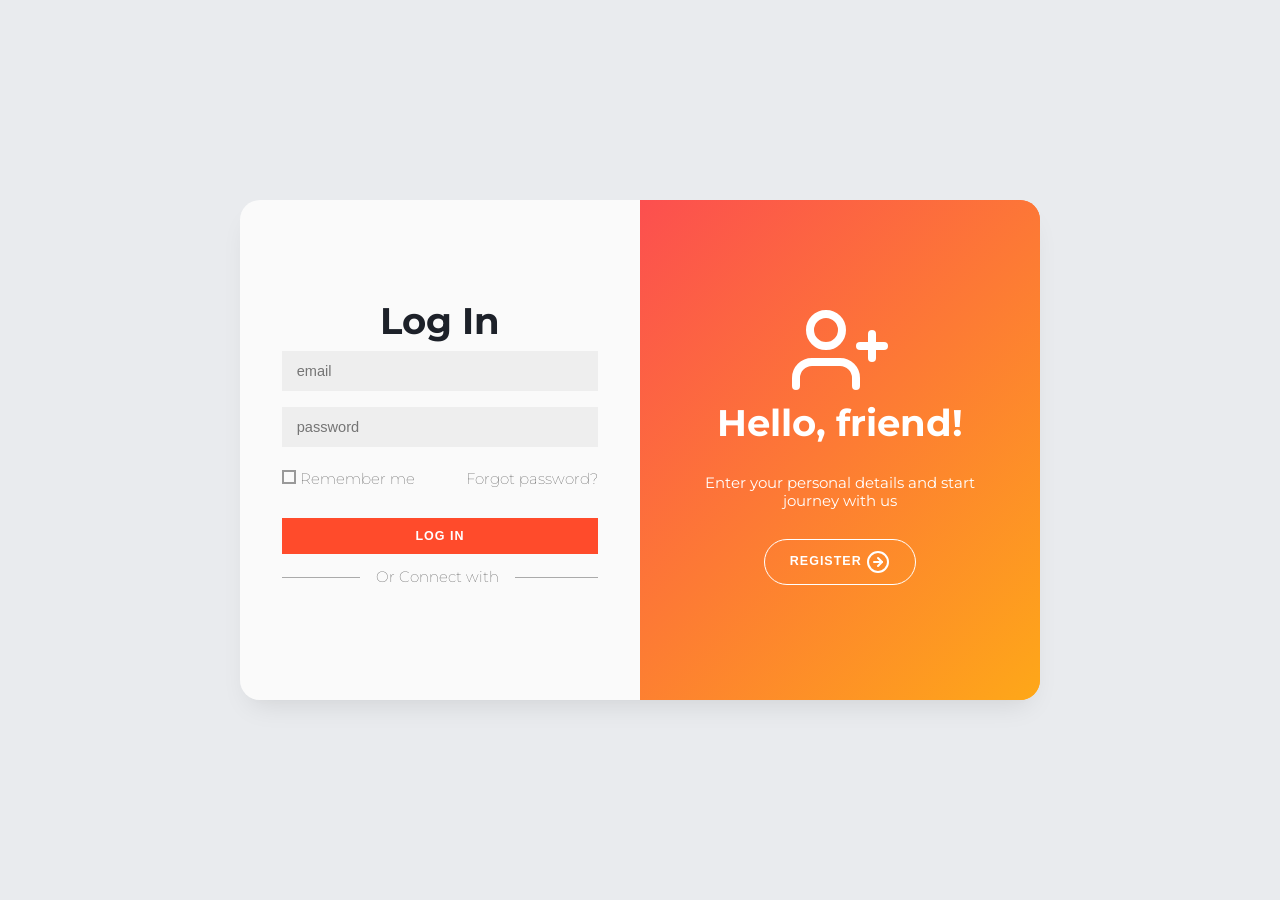
<file: loging_Page/Book_Style_LogIn_SignUp_Animation/index.html>
<!DOCTYPE html>
<html lang="en">

  <head>
    <meta charset="UTF-8">
    <title>Login/Sign up Form with Flip effect</title>
    <link rel="stylesheet" href="https://public.codepenassets.com/css/normalize-5.0.0.min.css">
<link rel="stylesheet" href="./style.css">

  </head>
    
  <body>

<div id="container">
		<div class="login">
			<div class="content">
					<h1>Log In</h1>
				<form>
					<input type="email" placeholder="email">
					<input type="password" placeholder="password">
					<span class="remember">Remember me</span>
					<span class="forget">Forgot password?</span>
					<span class="clearfix"></span>
					<button onclick="return false;">Log In</button>
				</form>
					<span class="loginwith">Or Connect with</span>
			</div>
		</div>
		<div class="page front">
			<div class="content">
				 <svg xmlns="http://www.w3.org/2000/svg" width="96" height="96" viewBox="0 0 24 24" fill="none" stroke="currentColor" stroke-width="2" stroke-linecap="round" stroke-linejoin="round" class="feather feather-user-plus"><path d="M16 21v-2a4 4 0 0 0-4-4H5a4 4 0 0 0-4 4v2"/><circle cx="8.5" cy="7" r="4"/><line x1="20" y1="8" x2="20" y2="14"/><line x1="23" y1="11" x2="17" y2="11"/></svg>
					<h1>Hello, friend!</h1>
					<p>Enter your personal details and start journey with us</p>
					<button type="" id="register">Register <svg xmlns="http://www.w3.org/2000/svg" width="24" height="24" viewBox="0 0 24 24" fill="none" stroke="currentColor" stroke-width="2" stroke-linecap="round" stroke-linejoin="round" class="feather feather-arrow-right-circle"><circle cx="12" cy="12" r="10"/><polyline points="12 16 16 12 12 8"/><line x1="8" y1="12" x2="16" y2="12"/></svg></button>
			</div>
		</div>
		<div class="page back">
				<div class="content">
					<svg xmlns="http://www.w3.org/2000/svg" width="96" height="96" viewBox="0 0 24 24" fill="none" stroke="currentColor" stroke-width="2" stroke-linecap="round" stroke-linejoin="round" class="feather feather-log-in"><path d="M15 3h4a2 2 0 0 1 2 2v14a2 2 0 0 1-2 2h-4"/><polyline points="10 17 15 12 10 7"/><line x1="15" y1="12" x2="3" y2="12"/></svg>
					<h1>Welcome Back!</h1>
					<p>To keep connected with us please login with your personal info</p>
					<button type="" id="login"><svg xmlns="http://www.w3.org/2000/svg" width="24" height="24" viewBox="0 0 24 24" fill="none" stroke="currentColor" stroke-width="2" stroke-linecap="round" stroke-linejoin="round" class="feather feather-arrow-left-circle"><circle cx="12" cy="12" r="10"/><polyline points="12 8 8 12 12 16"/><line x1="16" y1="12" x2="8" y2="12"/></svg> Log In</button>
			</div>
		</div>
		<div class="register">
			<div class="content">
					<h1>Sign Up</h1>
				
									<span class="loginwith">Or</span>

					<form>
						<input type="text" placeholder="name">
						<input type="email" placeholder="email">
						<input type="password" placeholder="password"> 
							<span class="remember">I accept terms</span> 
							<span class="clearfix"></span>
						<button onclick="return false;">Register</button>
				 </form>
			</div>		
		</div>
</div>

    <script  src="./script.js"></script>

  </body>
  
</html>
</file>
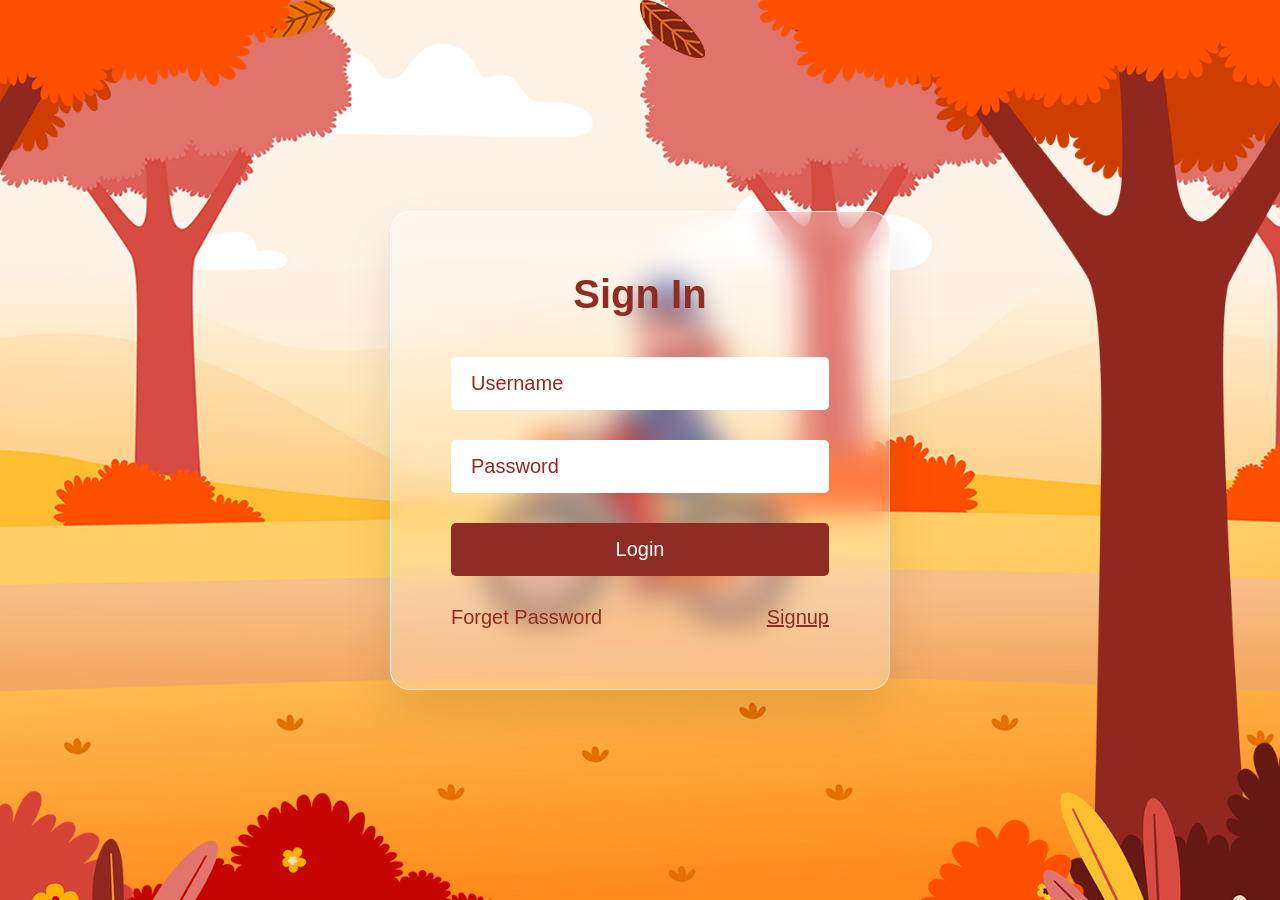
<file: loging_Page/Lady_in_Cycle_Animated_SignUp/index.html>
<!DOCTYPE html>
<html lang="en">
<head>
	<meta charset="UTF-8">
	<title>Animated Glassmorphism Login Page</title>
	<link rel="stylesheet" href="style.css">
</head>
<body>
	<section>
		<div class="leaves">
			<div class="set">
				<div><img src="leaf_01.png"></div>
				<div><img src="leaf_02.png"></div>
				<div><img src="leaf_03.png"></div>
				<div><img src="leaf_04.png"></div>
				<div><img src="leaf_01.png"></div>
				<div><img src="leaf_02.png"></div>
				<div><img src="leaf_03.png"></div>
				<div><img src="leaf_04.png"></div>
			</div>
		</div>
		<img src="bg.jpg" class="bg">
		<img src="girl.png" class="girl">
		<img src="trees.png" class="trees">
		<div class="login">
			<h2>Sign In</h2>
			<div class="inputBox">
				<input type="text" placeholder="Username"
			</div>
			<div class="inputBox">
				<input type="password" placeholder="Password"
			</div>
			<div class="inputBox">
				<input type="submit" value="Login" id="btn">
			</div>
			<div class="group">
				<a href="#">Forget Password</a>
				<a href="#">Signup</a>
			</div>
		</div>
		
	</section>
</body>
</html>
</file>
<file: loging_Page/Book_Style_LogIn_SignUp_Animation/style.css>
@import url("https://fonts.googleapis.com/css?family=Montserrat:400,700");
*, *::after, *::before {
  margin: 0;
  padding: 0;
  box-sizing: inherit;
}

html {
  height: 100%;
  font-size: 65.2%;
  box-sizing: border-box;
  font-family: Montserrat, sans-serif;
  -webkit-font-smoothing: antialiased;
  font-weight: 400;
}

body {
  height: 100%;
  background: #e9ebee;
  color: #1d2129;
  display: flex;
  align-items: center;
  flex-direction: column;
  justify-content: center;
  perspective: 1500px;
}

h1 {
  font-weight: 700;
  font-size: 3.5em;
  text-align: center;
}

.version {
  position: absolute;
  bottom: 1em;
  right: 2em;
  border-radius: 40px;
  background: #ff4b2b;
  color: #fff;
  font-size: 1em;
  font-weight: bold;
  padding: 0.8em 2em;
  letter-spacing: 1px;
  transition: transform 80ms ease-in;
}

form input {
  background: #eee;
  border: none;
  padding: 12px 15px;
  margin: 8px 0;
  width: 100%;
  font-size: 1.4em;
}

span {
  color: #333;
  font-size: 1.4em;
  display: inline-block;
  margin: 15px auto;
  font-weight: 100;
}

span.remember {
  float: left;
}
span.remember::before {
  content: "";
  display: inline-block;
  width: 1em;
  height: 1em;
  border: 2px solid #999;
  vertical-align: top;
  margin-right: 4px;
}

span.forget {
  float: right;
}

span.clearfix {
  clear: both;
  display: table;
}

span.loginwith {
  display: block;
  width: 100%;
  margin-top: 1em;
  white-space: nowrap;
  overflow: hidden;
  display: flex;
  justify-content: center;
  align-items: center;
}
span.loginwith::before {
  content: "";
  display: inline-block;
  width: 42%;
  height: 1px;
  background: #aaa;
  vertical-align: middle;
  margin-right: 5%;
}
span.loginwith::after {
  content: "";
  display: inline-block;
  width: 45%;
  height: 1px;
  background: #aaa;
  vertical-align: middle;
  margin-left: 5%;
}

span.copy {
  display: block;
  position: absolute;
  bottom: 0;
  font-size: 1em;
}

button {
  display: block;
  margin: 1em auto;
  border-radius: 40px;
  border: 1px solid #ff4b2b;
  background: #ff4b2b;
  color: #fff;
  font-size: 1.2em;
  font-weight: bold;
  padding: 0.8em 2em;
  letter-spacing: 1px;
  text-transform: uppercase;
  transition: transform 80ms ease-in;
}
button svg {
  vertical-align: middle;
}

button:hover {
  cursor: pointer;
}

button:active {
  transform: scale(0.95);
}

button:focus {
  outline: none;
}

#container {
  width: 95%;
  max-width: 800px;
  height: 500px;
  position: relative;
  border-radius: 20px;
  box-shadow: 0 14px 28px -10px rgba(0, 0, 0, 0.1), 0 10px 10px -10px rgba(0, 0, 0, 0.02);
  transform-style: preserve-3d;
}
#container > div {
  position: absolute;
  width: 50%;
  min-width: 350px;
  height: 100%;
  top: 0;
  display: flex;
  flex-direction: column;
  align-items: center;
  justify-content: center;
}

.content {
  width: 100%;
  padding: 2em 4em;
  text-align: center;
}
.content p {
  font-size: 1.4em;
}

.login {
  left: 0;
  background: #FAFAFA;
  border-radius: 20px 0 0 20px;
}
.login button {
  border-radius: 0px;
  width: 100%;
}
.login svg {
  margin: 1em;
  stroke: #999;
}

.register {
  right: 0;
  z-index: 1;
  border-radius: 0 20px 20px 0;
  background: #FAFAFA;
}
.register button {
  border-radius: 0px;
  width: 100%;
}
.register svg {
  margin: 1em;
  stroke: #999;
}

.page {
  right: 0;
  color: #fff;
  border-radius: 0 20px 20px 0;
  transform-origin: left center;
  transition: -webkit-animation 1s linear;
  transition: animation 1s linear;
  transition: animation 1s linear, -webkit-animation 1s linear;
}
.page button {
  border-color: #fff;
  background: transparent;
}
.page p {
  margin: 2em auto;
}

.front {
  background: linear-gradient(-45deg, #FFCF00 0%, #FC4F4F 100%) no-repeat 0 0/200%;
  z-index: 3;
}

.back {
  background: linear-gradient(135deg, #FC4F4F 0%, #FFCF00 100%) no-repeat 0 0/200%;
  z-index: 2;
}
.back .content {
  transform: rotateY(180deg);
}

.active .front {
  -webkit-animation: rot-front 0.6s ease-in-out normal forwards;
          animation: rot-front 0.6s ease-in-out normal forwards;
}

.active .back {
  -webkit-animation: rot-back 0.6s ease-in-out normal forwards;
          animation: rot-back 0.6s ease-in-out normal forwards;
}

.close .front {
  -webkit-animation: close-rot-front 0.6s ease-in-out normal forwards;
          animation: close-rot-front 0.6s ease-in-out normal forwards;
}

.close .back {
  -webkit-animation: close-rot-back 0.6s ease-in-out normal forwards;
          animation: close-rot-back 0.6s ease-in-out normal forwards;
}

@-webkit-keyframes rot-front {
  from {
    transform: translateZ(2px) rotateY(0deg);
  }
  to {
    transform: translateZ(1px) rotateY(-180deg);
  }
}

@keyframes rot-front {
  from {
    transform: translateZ(2px) rotateY(0deg);
  }
  to {
    transform: translateZ(1px) rotateY(-180deg);
  }
}
@-webkit-keyframes close-rot-front {
  from {
    transform: translateZ(1px) rotateY(-180deg);
  }
  to {
    transform: translateZ(2px) rotateY(0deg);
  }
}
@keyframes close-rot-front {
  from {
    transform: translateZ(1px) rotateY(-180deg);
  }
  to {
    transform: translateZ(2px) rotateY(0deg);
  }
}
@-webkit-keyframes rot-back {
  from {
    transform: translateZ(1px) rotateY(0deg);
  }
  to {
    transform: translateZ(2px) rotateY(-180deg);
  }
}
@keyframes rot-back {
  from {
    transform: translateZ(1px) rotateY(0deg);
  }
  to {
    transform: translateZ(2px) rotateY(-180deg);
  }
}
@-webkit-keyframes close-rot-back {
  from {
    transform: translateZ(2px) rotateY(-180deg);
  }
  to {
    transform: translateZ(1px) rotateY(0deg);
  }
}
@keyframes close-rot-back {
  from {
    transform: translateZ(2px) rotateY(-180deg);
  }
  to {
    transform: translateZ(1px) rotateY(0deg);
  }
}
.active .register .content {
  -webkit-animation: show 0.7s ease-in-out normal forwards;
          animation: show 0.7s ease-in-out normal forwards;
}

.close .register .content {
  -webkit-animation: hide 0.7s ease-in-out normal forwards;
          animation: hide 0.7s ease-in-out normal forwards;
}

.active .login .content {
  -webkit-animation: hide 0.7s ease-in-out normal forwards;
          animation: hide 0.7s ease-in-out normal forwards;
}

.close .login .content {
  -webkit-animation: show 0.7s ease-in-out normal forwards;
          animation: show 0.7s ease-in-out normal forwards;
}

@-webkit-keyframes show {
  from {
    opacity: 0;
    transform: scale(0.8);
  }
  to {
    opacity: 0.99;
    transform: scale(0.99);
  }
}

@keyframes show {
  from {
    opacity: 0;
    transform: scale(0.8);
  }
  to {
    opacity: 0.99;
    transform: scale(0.99);
  }
}
@-webkit-keyframes hide {
  from {
    opacity: 0.99;
    transform: scale(0.99);
  }
  to {
    opacity: 0;
    transform: scale(0.8);
  }
}
@keyframes hide {
  from {
    opacity: 0.99;
    transform: scale(0.99);
  }
  to {
    opacity: 0;
    transform: scale(0.8);
  }
}
</file>
<file: loging_Page/Lady_in_Cycle_Animated_SignUp/style.css>
* {
  margin: 0;
  padding: 0;
  box-sizing: border-box;
  font-family: "Poppins", sans-serif;
}

section {
  position: relative;
  display: flex;
  justify-content: center;
  align-items: center;
  width: 100%;
  height: 100vh;
  overflow: hidden;
}

section .bg {
  position: absolute;
  top: 0;
  left: 0;
  width: 100%;
  height: 100%;
  object-fit: cover;
  pointer-events: none;
}

section .trees {
  position: absolute;
  top: 0;
  left: 0;
  width: 100%;
  height: 100%;
  object-fit: cover;
  z-index: 100;
  pointer-events: none;
}

section .girl {
  position: absolute;
  scale: 0.65;
  pointer-events: none;
  animation: animateGirl 10s linear infinite;
} 

@keyframes animateGirl {
  0% {
    transform: translateX(calc(100% + 100vw));
  }
  50% {
    transform: translateX(calc(-100% - 100vw));
  }
  50.01% {
    transform: translateX(calc(-100% - 100vw)) rotateY(180deg);
  }
  100% {
    transform: translateX(calc(100% + 100vw)) rotateY(180deg);
  }
}

.login {
  position: relative;
  padding: 60px;
  background: rgba(255, 255, 255, 0.25);
  backdrop-filter: blur(15px);
  border: 1px solid #fff;
  border-bottom: 1px solid rgba(255, 255, 255, 0.5);
  border-right: 1px solid rgba(255, 255, 255, 0.5);
  border-radius: 20px;
  width: 500px;
  display: flex;
  flex-direction: column;
  gap: 30px;
  box-shadow: 0 25px 50px rgba(0, 0, 0, 0.1);
}

.login h2 {
  position: relative;
  width: 100%;
  text-align: center;
  font-size: 2.5em;
  font-weight: 600;
  color: #8f2c24;
  margin-bottom: 10px;
}

.login .inputBox {
  position: relative;
}

.login .inputBox input {
  position: relative;
  width: 100%;
  padding: 15px 20px;
  outline: none;
  font-size: 1.25em;
  color: #8f2c24;
  border-radius: 5px;
  background: #fff;
  border: none;
  margin-bottom: 30px;
}

.login .inputBox ::placeholder {
  color: #8f2c24;
}

.login .inputBox #btn {
  position: relative;
  border: none;
  outline: none;
  background: #8f2c24;
  color: #fff;
  cursor: pointer;
  font-size: 1.25em;
  font-weight: 500;
  transition: 0.5s;
}

.login .inputBox #btn:hover {
  background: #d64c42;
}

.login .group {
  display: flex;
  justify-content: space-between;
}

.login .group a {
  font-size: 1.25em;
  color: #8f2c24;
  font-weight: 500;
  text-decoration: none;
}

.login .group a:nth-child(2) {
  text-decoration: underline;
}

.leaves {
  position: absolute;
  width: 100%;
  height: 100vh;
  overflow: hidden;
  display: flex;
  justify-content: center;
  align-items: center;
  z-index: 1;
  pointer-events: none;
}

.leaves .set {
  position: absolute;
  width: 100%;
  height: 100%;
  top: 0;
  left: 0;
  pointer-events: none;
}

.leaves .set div {
  position: absolute;
  display: block;
}

.leaves .set div:nth-child(1) {
  left: 20%;
  animation: animate 20s linear infinite;
}

.leaves .set div:nth-child(2) {
  left: 50%;
  animation: animate 14s linear infinite;
}

.leaves .set div:nth-child(3) {
  left: 70%;
  animation: animate 12s linear infinite;
}

.leaves .set div:nth-child(4) {
  left: 5%;
  animation: animate 15s linear infinite;
}

.leaves .set div:nth-child(5) {
  left: 85%;
  animation: animate 18s linear infinite;
}

.leaves .set div:nth-child(6) {
  left: 90%;
  animation: animate 12s linear infinite;
}

.leaves .set div:nth-child(7) {
  left: 15%;
  animation: animate 14s linear infinite;
}

.leaves .set div:nth-child(8) {
  left: 60%;
  animation: animate 15s linear infinite;
}

@keyframes animate {
  0% {
    opacity: 0;
    top: -10%;
    transform: translateX(20px) rotate(0deg);
  }
  10% {
    opacity: 1;
  }
  20% {
    transform: translateX(-20px) rotate(45deg);
  }
  40% {
    transform: translateX(-20px) rotate(90deg);
  }
  60% {
    transform: translateX(20px) rotate(180deg);
  }
  80% {
    transform: translateX(-20px) rotate(45deg);
  }
  100% {
    top: 110%;
    transform: translateX(20px) rotate(225deg);
  }
}
</file>
